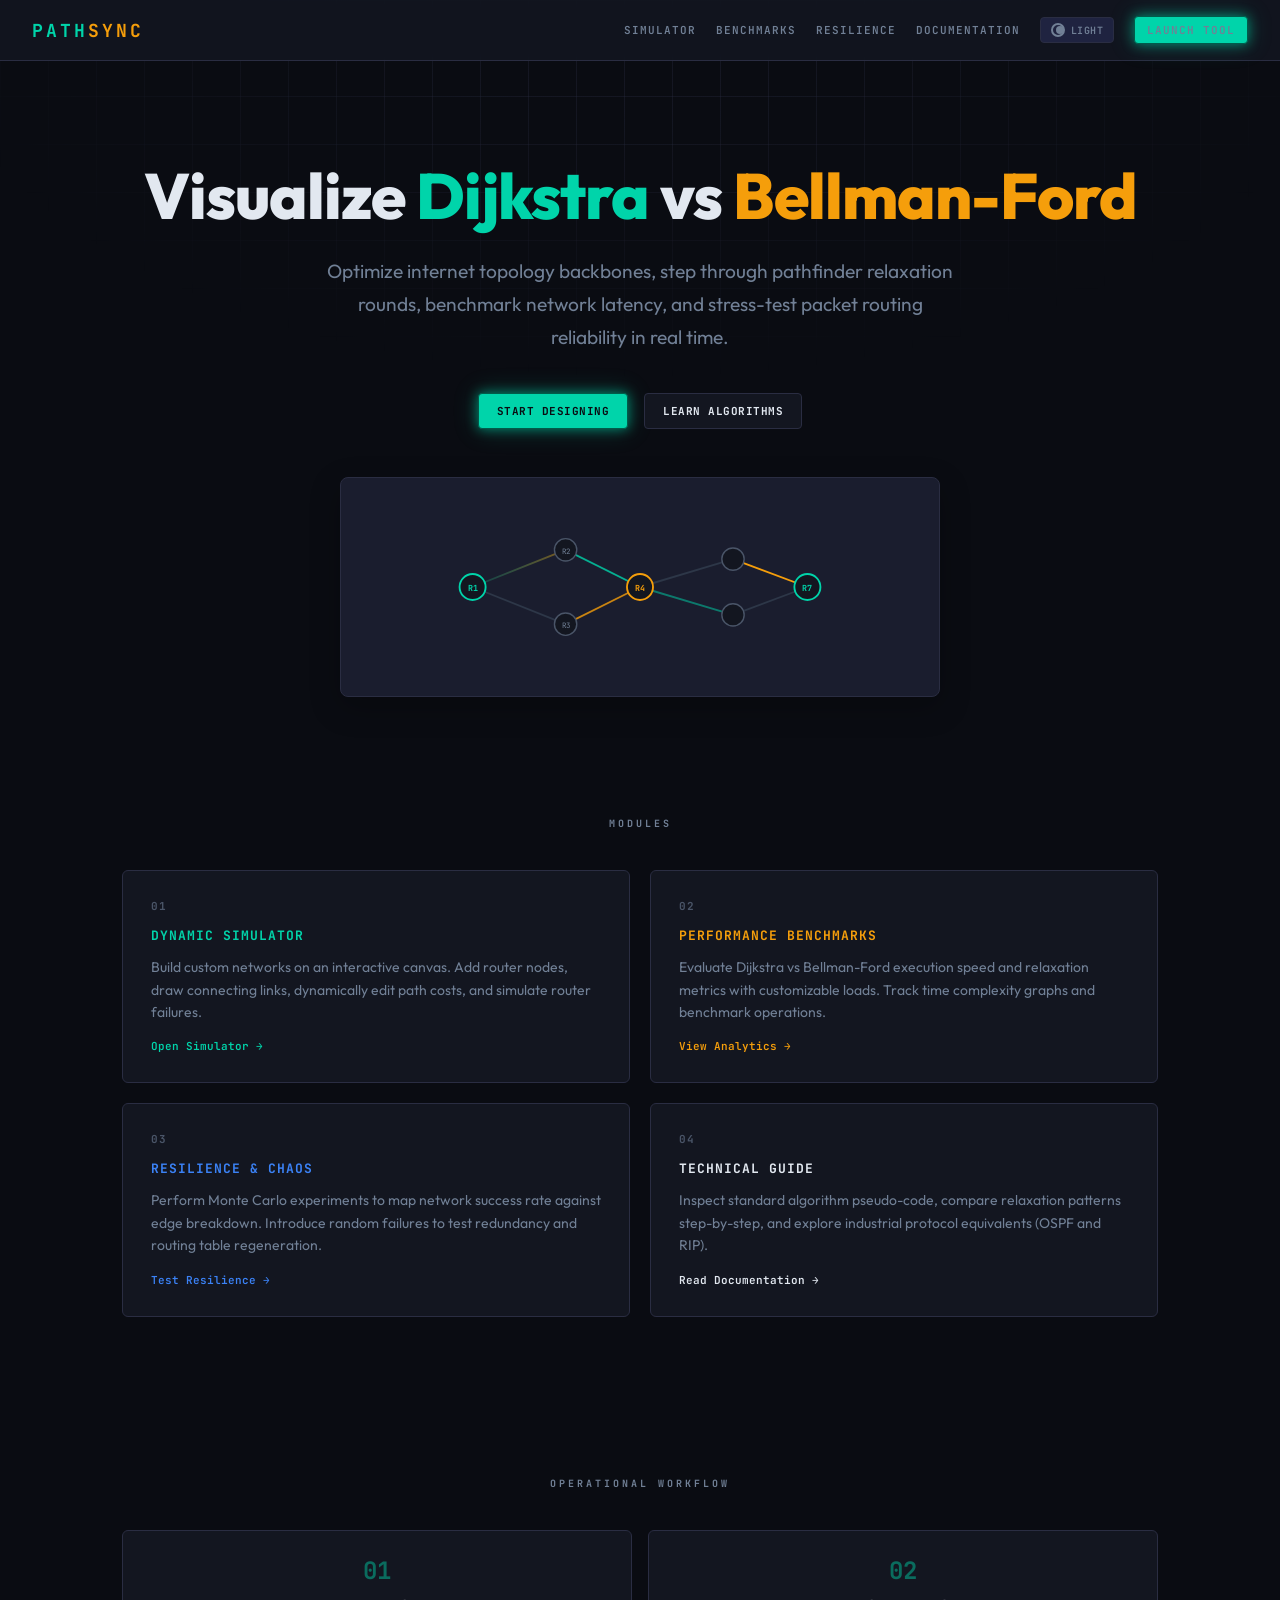
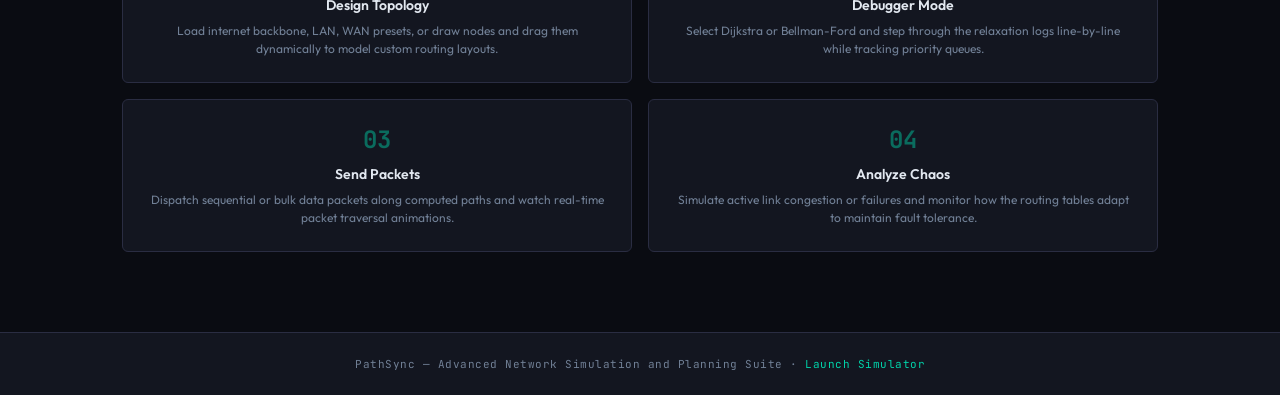
<file: PathSync/index.html>
<!DOCTYPE html>
<html lang="en">
<head>
  <meta charset="UTF-8">
  <meta name="viewport" content="width=device-width, initial-scale=1.0">
  <title>PathSync — Enterprise Network Routing Simulation & Analytics</title>
  <link href="https://fonts.googleapis.com/css2?family=JetBrains+Mono:wght@400;600;700&family=Outfit:wght@300;400;500;600;700;800&display=swap" rel="stylesheet">
  <link rel="stylesheet" href="theme.css">
  <script>(function(){var t=localStorage.getItem('netroute-theme')||'dark';document.documentElement.setAttribute('data-theme',t);})();</script>
  <script src="theme.js" defer></script>
  <style>
    body {
      overflow-x: hidden;
      position: relative;
    }
    
    .hero {
      position: relative;
      z-index: 1;
      max-width: 1100px;
      margin: 0 auto;
      padding: 100px 32px 60px;
      text-align: center;
    }
    
    .hero-badge {
      display: inline-flex;
      align-items: center;
      gap: 8px;
      font-family: var(--mono);
      font-size: 10px;
      font-weight: 600;
      letter-spacing: 2px;
      text-transform: uppercase;
      color: var(--dijk);
      border: 1px solid var(--dijk-dim);
      background: color-mix(in srgb, var(--dijk) 10%, transparent);
      padding: 6px 14px;
      border-radius: 4px;
      margin-bottom: 28px;
    }
    
    .hero-badge .dot {
      width: 6px; height: 6px;
      border-radius: 50%;
      background: var(--dijk);
      box-shadow: var(--glow-dijk);
    }
    
    .hero h1 {
      font-size: clamp(2.5rem, 6vw, 4rem);
      font-weight: 800;
      line-height: 1.1;
      margin-bottom: 24px;
      letter-spacing: -1px;
    }
    
    .hero h1 .dijk { color: var(--dijk); }
    .hero h1 .bell { color: var(--bell); }
    
    .hero p {
      font-size: 1.2rem;
      color: var(--text-muted);
      max-width: 640px;
      margin: 0 auto 40px;
      line-height: 1.7;
    }
    
    .cta-row {
      display: flex;
      flex-wrap: wrap;
      gap: 16px;
      justify-content: center;
      align-items: center;
      margin-bottom: 48px;
    }
    
    .hero-visual {
      margin: 40px auto 0;
      max-width: 600px;
      height: 220px;
      background: var(--surface2);
      border: 1px solid var(--border);
      border-radius: 8px;
      padding: 16px;
      box-shadow: 0 10px 30px rgba(0,0,0,0.25);
    }
    
    .hero-visual svg { width: 100%; height: 100%; }
    .hero-visual .node-fill { fill: var(--node-fill); }
    .hero-visual .edge-muted { stroke: var(--edge-idle); }
    .hero-visual .label-muted { fill: var(--text-muted); }
    
    section {
      position: relative;
      z-index: 1;
      max-width: 1100px;
      margin: 0 auto;
      padding: 60px 32px 80px;
    }
    
    .section-label {
      font-family: var(--mono);
      font-size: 10px;
      font-weight: 700;
      letter-spacing: 3px;
      text-transform: uppercase;
      color: var(--text-muted);
      text-align: center;
      margin-bottom: 40px;
    }
    
    .features {
      display: grid;
      grid-template-columns: repeat(2, 1fr);
      gap: 20px;
      margin-bottom: 20px;
    }
    
    .feature-card {
      background: var(--surface);
      border: 1px solid var(--border);
      border-radius: 6px;
      padding: 28px;
      transition: border-color 0.2s, transform 0.2s;
    }
    
    .feature-card:hover {
      border-color: var(--text-dim);
      transform: translateY(-2px);
    }
    
    .feature-card h3 {
      font-family: var(--mono);
      font-size: 13px;
      font-weight: 700;
      letter-spacing: 1px;
      text-transform: uppercase;
      margin-bottom: 12px;
    }
    
    .feature-card h3.dijk { color: var(--dijk); }
    .feature-card h3.bell { color: var(--bell); }
    .feature-card h3.diag { color: var(--frontier); }
    
    .feature-card p {
      font-size: 14px;
      color: var(--text-muted);
      line-height: 1.6;
    }
    
    .steps {
      display: grid;
      grid-template-columns: repeat(2, 1fr);
      gap: 16px;
    }
    
    .step {
      background: var(--surface);
      border: 1px solid var(--border);
      border-radius: 6px;
      padding: 24px;
      text-align: center;
    }
    
    .step-num {
      font-family: var(--mono);
      font-size: 24px;
      font-weight: 700;
      color: var(--dijk);
      opacity: 0.45;
      margin-bottom: 10px;
    }
    
    .step h4 {
      font-size: 14px;
      font-weight: 600;
      margin-bottom: 8px;
    }
    
    .step p {
      font-size: 12px;
      color: var(--text-muted);
      line-height: 1.5;
    }
    
    /* PRICING SECTION Mockup */
    .pricing-grid {
      display: grid;
      grid-template-columns: repeat(auto-fit, minmax(280px, 1fr));
      gap: 20px;
      margin-top: 20px;
    }
    .pricing-card {
      border: 1px solid var(--border);
      background: var(--surface);
      border-radius: 8px;
      padding: 32px;
      text-align: center;
      transition: border-color 0.2s;
    }
    .pricing-card.premium {
      border-color: var(--dijk);
      box-shadow: 0 4px 20px rgba(0,212,170,0.08);
    }
    .pricing-card h3 {
      font-family: var(--mono);
      font-size: 14px;
      letter-spacing: 2px;
      text-transform: uppercase;
      margin-bottom: 8px;
    }
    .pricing-price {
      font-size: 32px;
      font-weight: 800;
      margin-bottom: 16px;
    }
    .pricing-price span {
      font-size: 14px;
      font-weight: 400;
      color: var(--text-muted);
    }
    .pricing-features {
      list-style: none;
      padding: 0;
      margin: 24px 0;
      text-align: left;
      font-size: 13px;
      color: var(--text-muted);
    }
    .pricing-features li {
      margin-bottom: 8px;
      display: flex;
      align-items: center;
      gap: 8px;
    }
    .pricing-features li::before {
      content: '✓';
      color: var(--dijk);
      font-weight: bold;
    }
    
    [data-theme="light"] .btn-primary {
      color: #ffffff;
    }
    
    @media (max-width: 768px) {
      nav { padding: 14px 20px; }
      nav .nav-links a.nav-text { display: none; }
      .hero { padding: 64px 20px 40px; }
      section { padding: 40px 20px; }
      .features { grid-template-columns: 1fr; }
      .steps { grid-template-columns: 1fr; }
    }
  </style>
</head>
<body>

<div class="grid-bg" aria-hidden="true"></div>

<!-- NAVIGATION -->
<nav>
  <a href="index.html" class="logo">PATH<span>SYNC</span></a>
  <div class="nav-links">
    <a href="simulator.html" class="nav-text">Simulator</a>
    <a href="analytics.html" class="nav-text">Benchmarks</a>
    <a href="diagnostics.html" class="nav-text">Resilience</a>
    <a href="docs.html" class="nav-text">Documentation</a>
    <button type="button" class="theme-toggle" data-theme-toggle aria-label="Toggle theme">
      <span class="theme-toggle-icon" aria-hidden="true"></span>
      <span class="theme-toggle-label">Light</span>
    </button>
    <a href="simulator.html" class="btn btn-primary btn-sm">Launch Tool</a>
  </div>
</nav>

<!-- HERO SECTION -->
<main class="hero">
  <h1>Visualize <span class="dijk">Dijkstra</span> vs <span class="bell">Bellman-Ford</span></h1>
  <p>
    Optimize internet topology backbones, step through pathfinder relaxation rounds,
    benchmark network latency, and stress-test packet routing reliability in real time.
  </p>
  <div class="cta-row">
    <a href="simulator.html" class="btn btn-primary">Start Designing</a>
    <a href="docs.html" class="btn btn-secondary">Learn Algorithms</a>
  </div>

  <div class="hero-visual" aria-hidden="true">
    <svg viewBox="0 0 520 200">
      <defs>
        <linearGradient id="edgeGrad" x1="0%" y1="0%" x2="100%" y2="0%">
          <stop offset="0%" stop-color="var(--dijk)" stop-opacity="0.3"/>
          <stop offset="100%" stop-color="var(--bell)" stop-opacity="0.8"/>
        </linearGradient>
      </defs>
      <line x1="80" y1="100" x2="180" y2="60" stroke="url(#edgeGrad)" stroke-width="2" opacity="0.6"/>
      <line x1="80" y1="100" x2="180" y2="140" class="edge-muted" stroke-width="2"/>
      <line x1="180" y1="60" x2="260" y2="100" stroke="var(--dijk)" stroke-width="2" opacity="0.8"/>
      <line x1="180" y1="140" x2="260" y2="100" stroke="var(--bell)" stroke-width="2" opacity="0.8"/>
      <line x1="260" y1="100" x2="360" y2="70" class="edge-muted" stroke-width="2"/>
      <line x1="260" y1="100" x2="360" y2="130" stroke="var(--dijk)" stroke-width="2" opacity="0.5"/>
      <line x1="360" y1="70" x2="440" y2="100" stroke="var(--bell)" stroke-width="2"/>
      <line x1="360" y1="130" x2="440" y2="100" class="edge-muted" stroke-width="2"/>
      <circle cx="80" cy="100" r="14" class="node-fill" stroke="var(--dijk)" stroke-width="2"/>
      <text x="80" y="104" text-anchor="middle" fill="var(--dijk)" font-family="JetBrains Mono" font-size="9" font-weight="700">R1</text>
      <circle cx="180" cy="60" r="12" class="node-fill" stroke="var(--neutral)" stroke-width="1.5"/>
      <text x="180" y="64" text-anchor="middle" class="label-muted" font-family="JetBrains Mono" font-size="8">R2</text>
      <circle cx="180" cy="140" r="12" class="node-fill" stroke="var(--neutral)" stroke-width="1.5"/>
      <text x="180" y="144" text-anchor="middle" class="label-muted" font-family="JetBrains Mono" font-size="8">R3</text>
      <circle cx="260" cy="100" r="14" class="node-fill" stroke="var(--bell)" stroke-width="2"/>
      <text x="260" y="104" text-anchor="middle" fill="var(--bell)" font-family="JetBrains Mono" font-size="9" font-weight="700">R4</text>
      <circle cx="360" cy="70" r="12" class="node-fill" stroke="var(--neutral)" stroke-width="1.5"/>
      <circle cx="360" cy="130" r="12" class="node-fill" stroke="var(--neutral)" stroke-width="1.5"/>
      <circle cx="440" cy="100" r="14" class="node-fill" stroke="var(--dijk)" stroke-width="2"/>
      <text x="440" y="104" text-anchor="middle" fill="var(--dijk)" font-family="JetBrains Mono" font-size="9" font-weight="700">R7</text>
    </svg>
  </div>
</main>

<!-- FEATURES GRID -->
<section id="features">
  <div class="section-label">Modules</div>
  <div class="features">
    <article class="feature-card">
      <div class="feature-index">01</div>
      <h3 class="dijk">Dynamic Simulator</h3>
      <p>Build custom networks on an interactive canvas. Add router nodes, draw connecting links, dynamically edit path costs, and simulate router failures.</p>
      <a href="simulator.html" style="font-family:var(--mono); font-size:11px; color:var(--dijk); text-decoration:none; margin-top:16px; display:inline-block; font-weight:600">Open Simulator →</a>
    </article>
    <article class="feature-card">
      <div class="feature-index">02</div>
      <h3 class="bell">Performance Benchmarks</h3>
      <p>Evaluate Dijkstra vs Bellman-Ford execution speed and relaxation metrics with customizable loads. Track time complexity graphs and benchmark operations.</p>
      <a href="analytics.html" style="font-family:var(--mono); font-size:11px; color:var(--bell); text-decoration:none; margin-top:16px; display:inline-block; font-weight:600">View Analytics →</a>
    </article>
    <article class="feature-card">
      <div class="feature-index">03</div>
      <h3 class="diag">Resilience &amp; Chaos</h3>
      <p>Perform Monte Carlo experiments to map network success rate against edge breakdown. Introduce random failures to test redundancy and routing table regeneration.</p>
      <a href="diagnostics.html" style="font-family:var(--mono); font-size:11px; color:var(--frontier); text-decoration:none; margin-top:16px; display:inline-block; font-weight:600">Test Resilience →</a>
    </article>
    <article class="feature-card">
      <div class="feature-index">04</div>
      <h3>Technical Guide</h3>
      <p>Inspect standard algorithm pseudo-code, compare relaxation patterns step-by-step, and explore industrial protocol equivalents (OSPF and RIP).</p>
      <a href="docs.html" style="font-family:var(--mono); font-size:11px; color:var(--text); text-decoration:none; margin-top:16px; display:inline-block; font-weight:600">Read Documentation →</a>
    </article>
  </div>
</section>

<!-- WORKFLOW SECTION -->
<section id="how">
  <div class="section-label">Operational Workflow</div>
  <div class="steps">
    <div class="step">
      <div class="step-num">01</div>
      <h4>Design Topology</h4>
      <p>Load internet backbone, LAN, WAN presets, or draw nodes and drag them dynamically to model custom routing layouts.</p>
    </div>
    <div class="step">
      <div class="step-num">02</div>
      <h4>Debugger Mode</h4>
      <p>Select Dijkstra or Bellman-Ford and step through the relaxation logs line-by-line while tracking priority queues.</p>
    </div>
    <div class="step">
      <div class="step-num">03</div>
      <h4>Send Packets</h4>
      <p>Dispatch sequential or bulk data packets along computed paths and watch real-time packet traversal animations.</p>
    </div>
    <div class="step">
      <div class="step-num">04</div>
      <h4>Analyze Chaos</h4>
      <p>Simulate active link congestion or failures and monitor how the routing tables adapt to maintain fault tolerance.</p>
    </div>
  </div>
</section>

<!-- FOOTER -->
<footer>
  PathSync — Advanced Network Simulation and Planning Suite ·
  <a href="simulator.html">Launch Simulator</a>
</footer>

</body>
</html>
</file>
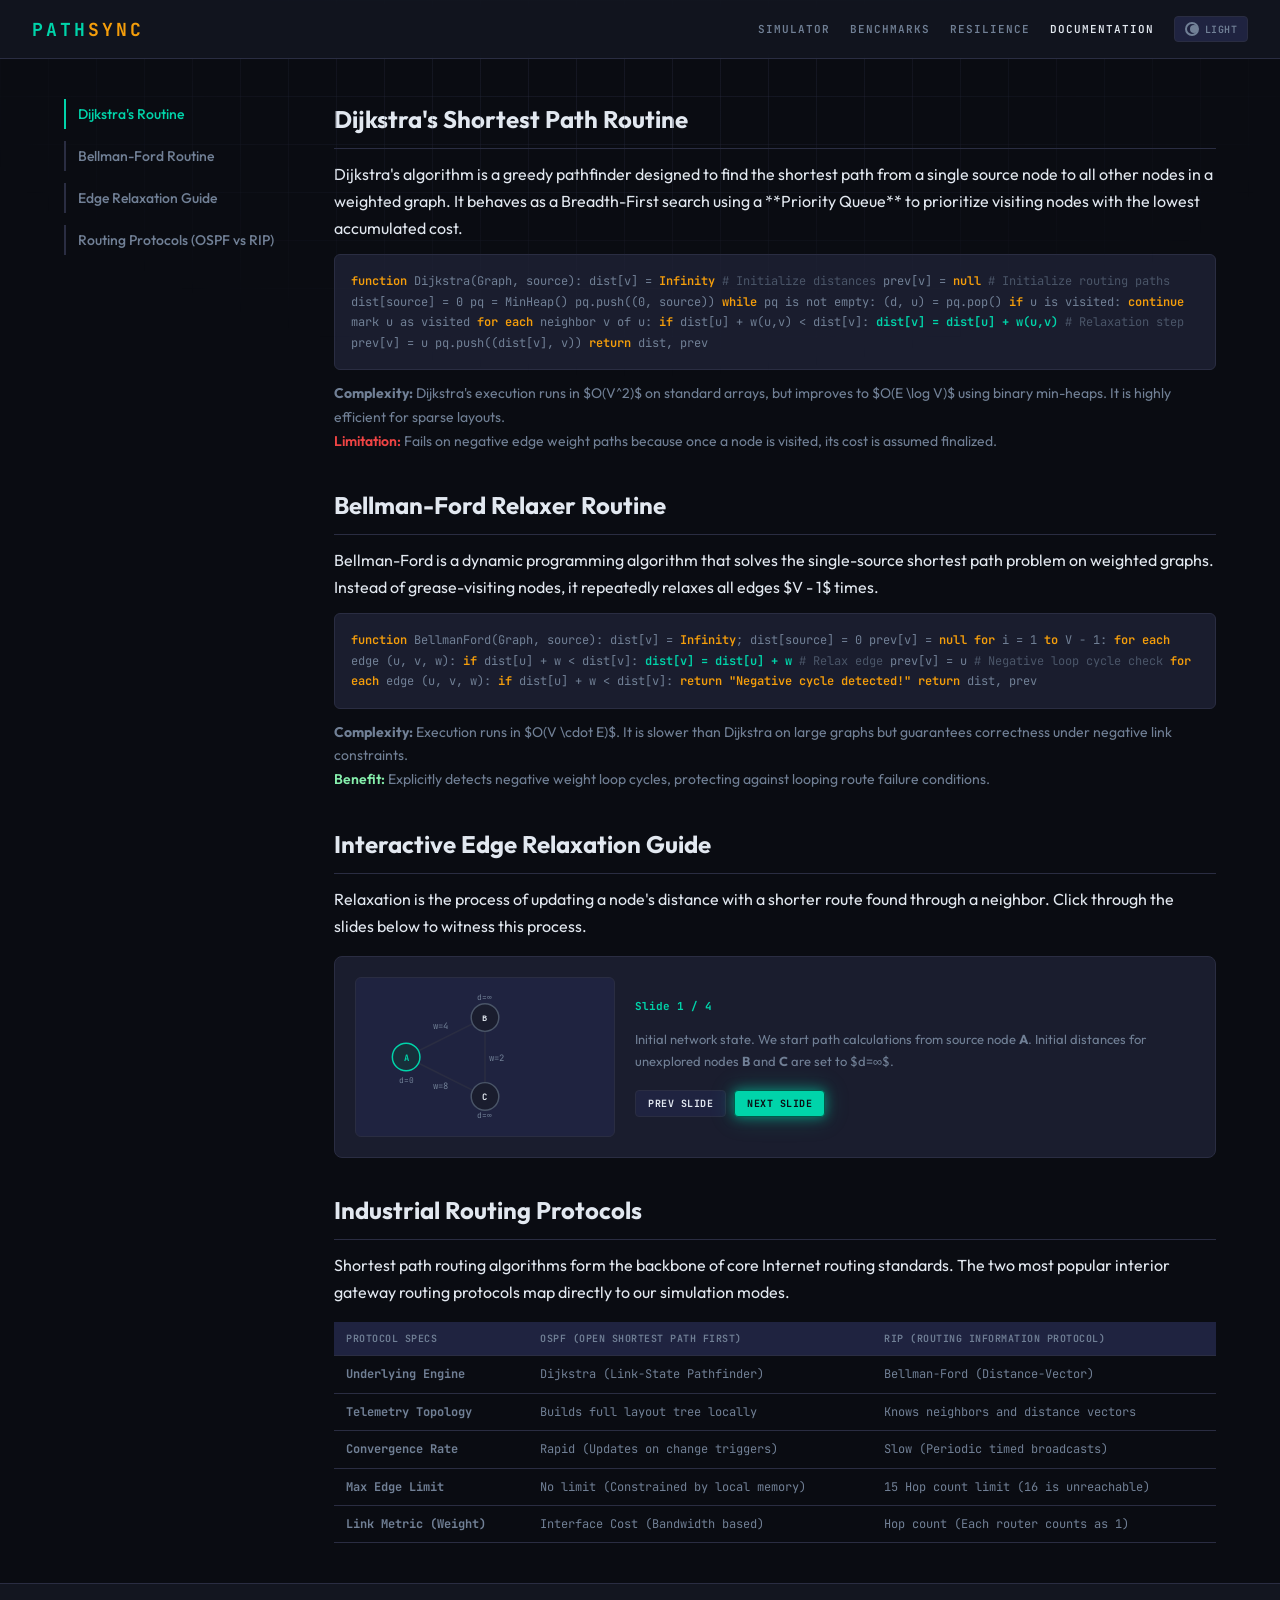
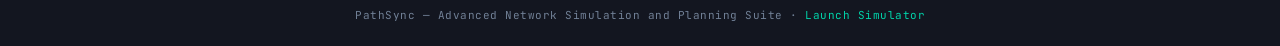
<file: PathSync/docs.html>
<!DOCTYPE html>
<html lang="en">
<head>
  <meta charset="UTF-8">
  <meta name="viewport" content="width=device-width, initial-scale=1.0">
  <title>PathSync — Technical Documentation & Pathfinder Theory</title>
  <link href="https://fonts.googleapis.com/css2?family=JetBrains+Mono:wght@400;600;700&family=Outfit:wght@300;400;500;600;700;800&display=swap" rel="stylesheet">
  <link rel="stylesheet" href="theme.css">
  <script>(function(){var t=localStorage.getItem('netroute-theme')||'dark';document.documentElement.setAttribute('data-theme',t);})();</script>
  <script src="theme.js" defer></script>
  <style>
    .docs-grid {
      display: grid;
      grid-template-columns: 240px 1fr;
      gap: 30px;
      margin: 40px auto;
    }
    
    .docs-sidebar {
      position: sticky;
      top: 20px;
      height: fit-content;
      display: flex;
      flex-direction: column;
      gap: 12px;
    }
    
    .docs-sidebar a {
      font-family: var(--sans);
      font-size: 14px;
      font-weight: 500;
      color: var(--text-muted);
      text-decoration: none;
      transition: color 0.15s;
      padding: 6px 12px;
      border-left: 2px solid var(--border);
    }
    
    .docs-sidebar a:hover,
    .docs-sidebar a.active {
      color: var(--dijk);
      border-left-color: var(--dijk);
    }
    
    .docs-content {
      display: flex;
      flex-direction: column;
      gap: 32px;
      line-height: 1.7;
    }
    
    .docs-section h2 {
      font-family: var(--sans);
      font-size: 24px;
      font-weight: 700;
      margin-bottom: 12px;
      border-bottom: 1px solid var(--border);
      padding-bottom: 8px;
    }
    
    .code-block {
      background: var(--surface2);
      border: 1px solid var(--border);
      border-radius: 6px;
      padding: 16px;
      font-family: var(--mono);
      font-size: 12px;
      overflow-x: auto;
      margin: 12px 0;
      color: var(--text-muted);
    }
    .code-block .keyword { color: var(--bell); font-weight: 600; }
    .code-block .comment { color: var(--text-dim); }
    .code-block .highlight { color: var(--dijk); font-weight: 600; }
    
    .relax-deck {
      display: grid;
      grid-template-columns: 260px 1fr;
      gap: 20px;
      background: var(--surface2);
      border: 1px solid var(--border);
      border-radius: 8px;
      padding: 20px;
      margin-top: 16px;
      align-items: center;
    }
    
    .relax-visual {
      height: 160px;
      background: var(--surface3);
      border-radius: 6px;
      border: 1px solid var(--border);
      padding: 10px;
    }
    .relax-visual svg { width:100%; height:100%; }
    .relax-visual .node-circle { fill: var(--surface2); stroke: var(--neutral); stroke-width: 1.5; }
    .relax-visual .node-circle.active { stroke: var(--dijk); fill: color-mix(in srgb, var(--dijk) 10%, var(--surface2)); }
    .relax-visual .edge-line.active { stroke: var(--dijk); stroke-width: 2.5; }
    
    .relax-details {
      display: flex;
      flex-direction: column;
      gap: 12px;
    }
    
    .relax-caption {
      font-size: 13px;
      color: var(--text-muted);
      min-height: 50px;
    }

    .comparison-table-wrap {
      margin-top: 16px;
      overflow-x: auto;
    }

    @media (max-width: 800px) {
      .docs-grid { grid-template-columns: 1fr; }
      .docs-sidebar { display: none; }
      .relax-deck { grid-template-columns: 1fr; }
    }
  </style>
</head>
<body>

<div class="grid-bg" aria-hidden="true"></div>

<!-- NAVIGATION -->
<nav>
  <a href="index.html" class="logo">PATH<span>SYNC</span></a>
  <div class="nav-links">
    <a href="simulator.html">Simulator</a>
    <a href="analytics.html">Benchmarks</a>
    <a href="diagnostics.html">Resilience</a>
    <a href="docs.html" class="active">Documentation</a>
    <button type="button" class="theme-toggle" data-theme-toggle aria-label="Toggle theme">
      <span class="theme-toggle-icon" aria-hidden="true"></span>
      <span class="theme-toggle-label">Light</span>
    </button>
  </div>
</nav>

<div class="container">
  <div class="docs-grid">
    
    <!-- SIDEBAR NAV -->
    <aside class="docs-sidebar">
      <a href="#dijkstra-theory" class="active" onclick="activateLink(this)">Dijkstra's Routine</a>
      <a href="#bellman-theory" onclick="activateLink(this)">Bellman-Ford Routine</a>
      <a href="#edge-relaxation" onclick="activateLink(this)">Edge Relaxation Guide</a>
      <a href="#protocols" onclick="activateLink(this)">Routing Protocols (OSPF vs RIP)</a>
    </aside>
    
    <!-- MAIN DOCUMENTATION -->
    <main class="docs-content">
      
      <!-- DIJKSTRA'S ALGORITHM -->
      <section id="dijkstra-theory" class="docs-section">
        <h2>Dijkstra's Shortest Path Routine</h2>
        <p>
          Dijkstra's algorithm is a greedy pathfinder designed to find the shortest path from a single source node to all other nodes in a weighted graph.
          It behaves as a Breadth-First search using a **Priority Queue** to prioritize visiting nodes with the lowest accumulated cost.
        </p>
        <div class="code-block">
<span class="keyword">function</span> Dijkstra(Graph, source):
    dist[v] = <span class="keyword">Infinity</span> <span class="comment"># Initialize distances</span>
    prev[v] = <span class="keyword">null</span>     <span class="comment"># Initialize routing paths</span>
    dist[source] = 0
    
    pq = MinHeap()
    pq.push((0, source))
    
    <span class="keyword">while</span> pq is not empty:
        (d, u) = pq.pop()
        <span class="keyword">if</span> u is visited: <span class="keyword">continue</span>
        mark u as visited
        
        <span class="keyword">for each</span> neighbor v of u:
            <span class="keyword">if</span> dist[u] + w(u,v) &lt; dist[v]:
                <span class="highlight">dist[v] = dist[u] + w(u,v)</span> <span class="comment"># Relaxation step</span>
                prev[v] = u
                pq.push((dist[v], v))
                
    <span class="keyword">return</span> dist, prev
        </div>
        <p style="font-size:14px; color:var(--text-muted);">
          <strong>Complexity:</strong> Dijkstra's execution runs in $O(V^2)$ on standard arrays, but improves to $O(E \log V)$ using binary min-heaps. It is highly efficient for sparse layouts.
          <br>
          <span style="color:var(--fail-color); font-weight:600;">Limitation:</span> Fails on negative edge weight paths because once a node is visited, its cost is assumed finalized.
        </p>
      </section>

      <!-- BELLMAN-FORD ALGORITHM -->
      <section id="bellman-theory" class="docs-section">
        <h2>Bellman-Ford Relaxer Routine</h2>
        <p>
          Bellman-Ford is a dynamic programming algorithm that solves the single-source shortest path problem on weighted graphs.
          Instead of grease-visiting nodes, it repeatedly relaxes all edges $V - 1$ times.
        </p>
        <div class="code-block">
<span class="keyword">function</span> BellmanFord(Graph, source):
    dist[v] = <span class="keyword">Infinity</span>; dist[source] = 0
    prev[v] = <span class="keyword">null</span>
    
    <span class="keyword">for</span> i = 1 <span class="keyword">to</span> V - 1:
        <span class="keyword">for each</span> edge (u, v, w):
            <span class="keyword">if</span> dist[u] + w &lt; dist[v]:
                <span class="highlight">dist[v] = dist[u] + w</span> <span class="comment"># Relax edge</span>
                prev[v] = u
                
    <span class="comment"># Negative loop cycle check</span>
    <span class="keyword">for each</span> edge (u, v, w):
        <span class="keyword">if</span> dist[u] + w &lt; dist[v]:
            <span class="keyword">return</span> <span class="keyword">"Negative cycle detected!"</span>
            
    <span class="keyword">return</span> dist, prev
        </div>
        <p style="font-size:14px; color:var(--text-muted);">
          <strong>Complexity:</strong> Execution runs in $O(V \cdot E)$. It is slower than Dijkstra on large graphs but guarantees correctness under negative link constraints.
          <br>
          <span style="color:var(--success); font-weight:600;">Benefit:</span> Explicitly detects negative weight loop cycles, protecting against looping route failure conditions.
        </p>
      </section>

      <!-- EDGE RELAXATION INTERACTIVE -->
      <section id="edge-relaxation" class="docs-section">
        <h2>Interactive Edge Relaxation Guide</h2>
        <p>
          Relaxation is the process of updating a node's distance with a shorter route found through a neighbor.
          Click through the slides below to witness this process.
        </p>
        
        <div class="relax-deck">
          <div class="relax-visual">
            <svg viewBox="0 0 240 140">
              <!-- Edge Lines -->
              <line id="edge-ab" x1="40" y1="70" x2="120" y2="30" stroke="var(--border)" stroke-width="1.5"/>
              <line id="edge-ac" x1="40" y1="70" x2="120" y2="110" stroke="var(--border)" stroke-width="1.5"/>
              <line id="edge-bc" x1="120" y1="30" x2="120" y2="110" stroke="var(--border)" stroke-width="1.5"/>
              
              <!-- Edge Weights -->
              <text x="75" y="42" font-family="JetBrains Mono" font-size="9" fill="var(--text-muted)" text-anchor="middle">w=4</text>
              <text x="75" y="102" font-family="JetBrains Mono" font-size="9" fill="var(--text-muted)" text-anchor="middle">w=8</text>
              <text x="132" y="74" font-family="JetBrains Mono" font-size="9" fill="var(--text-muted)" text-anchor="middle">w=2</text>
              
              <!-- Nodes -->
              <circle id="node-a" cx="40" cy="70" r="14" class="node-circle active"/>
              <text x="40" y="74" font-family="JetBrains Mono" font-size="9" font-weight="700" fill="var(--dijk)" text-anchor="middle">A</text>
              <text id="dist-a" x="40" y="96" font-family="JetBrains Mono" font-size="8" fill="var(--text-muted)" text-anchor="middle">d=0</text>
              
              <circle id="node-b" cx="120" cy="30" r="14" class="node-circle"/>
              <text x="120" y="34" font-family="JetBrains Mono" font-size="9" font-weight="700" fill="var(--text)" text-anchor="middle">B</text>
              <text id="dist-b" x="120" y="12" font-family="JetBrains Mono" font-size="8" fill="var(--text-muted)" text-anchor="middle">d=∞</text>
              
              <circle id="node-c" cx="120" cy="110" r="14" class="node-circle"/>
              <text x="120" y="114" font-family="JetBrains Mono" font-size="9" font-weight="700" fill="var(--text)" text-anchor="middle">C</text>
              <text id="dist-c" x="120" y="132" font-family="JetBrains Mono" font-size="8" fill="var(--text-muted)" text-anchor="middle">d=∞</text>
            </svg>
          </div>
          
          <div class="relax-details">
            <div style="font-family:var(--mono); font-size:11px; font-weight:700; color:var(--dijk);" id="slide-num">Slide 1 / 4</div>
            <div class="relax-caption" id="slide-caption">
              Initial network state. We start path calculations from source node <strong>A</strong>. Initial distances for unexplored nodes <strong>B</strong> and <strong>C</strong> are set to $d=∞$.
            </div>
            <div style="display:flex; gap:8px;">
              <button class="btn btn-sm" onclick="relaxPrevStep()">Prev Slide</button>
              <button class="btn btn-primary btn-sm" onclick="relaxNextStep()">Next Slide</button>
            </div>
          </div>
        </div>
      </section>

      <!-- INDUSTRIAL PROTOCOLS comparison -->
      <section id="protocols" class="docs-section">
        <h2>Industrial Routing Protocols</h2>
        <p>
          Shortest path routing algorithms form the backbone of core Internet routing standards. 
          The two most popular interior gateway routing protocols map directly to our simulation modes.
        </p>

        <div class="comparison-table-wrap">
          <table>
            <thead>
              <tr>
                <th>Protocol Specs</th>
                <th>OSPF (Open Shortest Path First)</th>
                <th>RIP (Routing Information Protocol)</th>
              </tr>
            </thead>
            <tbody>
              <tr>
                <td><strong>Underlying Engine</strong></td>
                <td>Dijkstra (Link-State Pathfinder)</td>
                <td>Bellman-Ford (Distance-Vector)</td>
              </tr>
              <tr>
                <td><strong>Telemetry Topology</strong></td>
                <td>Builds full layout tree locally</td>
                <td>Knows neighbors and distance vectors</td>
              </tr>
              <tr>
                <td><strong>Convergence Rate</strong></td>
                <td>Rapid (Updates on change triggers)</td>
                <td>Slow (Periodic timed broadcasts)</td>
              </tr>
              <tr>
                <td><strong>Max Edge Limit</strong></td>
                <td>No limit (Constrained by local memory)</td>
                <td>15 Hop count limit (16 is unreachable)</td>
              </tr>
              <tr>
                <td><strong>Link Metric (Weight)</strong></td>
                <td>Interface Cost (Bandwidth based)</td>
                <td>Hop count (Each router counts as 1)</td>
              </tr>
            </tbody>
          </table>
        </div>
      </section>

    </main>
  </div>
</div>

<!-- FOOTER -->
<footer>
  PathSync — Advanced Network Simulation and Planning Suite ·
  <a href="simulator.html">Launch Simulator</a>
</footer>

<script>
  function activateLink(link) {
    document.querySelectorAll('.docs-sidebar a').forEach(a => a.classList.remove('active'));
    link.classList.add('active');
  }

  // Interactive Edge Relaxation Slide Deck
  let currentSlide = 1;
  const totalSlides = 4;

  const slidesData = [
    {
      num: "Slide 1 / 4",
      caption: "Initial network state. We start path calculations from source node <strong>A</strong>. Initial distances for unexplored nodes <strong>B</strong> and <strong>C</strong> are set to $d=∞$.",
      nodes: { a: 'active', b: '', c: '' },
      dists: { a: 'd=0', b: 'd=∞', c: 'd=∞' },
      edges: { ab: '', ac: '', bc: '' }
    },
    {
      num: "Slide 2 / 4",
      caption: "Probing link <strong>A→B</strong> (cost=4). Since $d(A) + w(A,B) = 4 < d(B)$, node <strong>B</strong>'s path cost relaxes from $∞$ to $4$.",
      nodes: { a: 'active', b: 'active', c: '' },
      dists: { a: 'd=0', b: 'd=4', c: 'd=∞' },
      edges: { ab: 'active', ac: '', bc: '' }
    },
    {
      num: "Slide 3 / 4",
      caption: "Probing link <strong>A→C</strong> (cost=8). Since $d(A) + w(A,C) = 8 < d(C)$, node <strong>C</strong> relaxes from $∞$ to $8$. Paths verified so far: A→B (4) and A→C (8).",
      nodes: { a: 'active', b: 'active', c: 'active' },
      dists: { a: 'd=0', b: 'd=4', c: 'd=8' },
      edges: { ab: '', ac: 'active', bc: '' }
    },
    {
      num: "Slide 4 / 4",
      caption: "Visiting node <strong>B</strong> (dist=4) and probing path <strong>B→C</strong> (cost=2). Since $d(B) + w(B,C) = 6 < d(C)$, node <strong>C</strong> relaxes from $8$ to $6$. Optimal path to C is A→B→C.",
      nodes: { a: 'active', b: 'active', c: 'active' },
      dists: { a: 'd=0', b: 'd=4', c: 'd=6' },
      edges: { ab: '', ac: '', bc: 'active' }
    }
  ];

  function renderRelaxDeck() {
    const data = slidesData[currentSlide - 1];
    
    // Slide metadata
    document.getElementById('slide-num').innerText = data.num;
    document.getElementById('slide-caption').innerHTML = data.caption;
    
    // Nodes classes
    document.getElementById('node-a').className.baseVal = 'node-circle ' + data.nodes.a;
    document.getElementById('node-b').className.baseVal = 'node-circle ' + data.nodes.b;
    document.getElementById('node-c').className.baseVal = 'node-circle ' + data.nodes.c;
    
    // Distances values
    document.getElementById('dist-a').textContent = data.dists.a;
    document.getElementById('dist-b').textContent = data.dists.b;
    document.getElementById('dist-c').textContent = data.dists.c;
    
    // Edge classes
    document.getElementById('edge-ab').className.baseVal = 'edge-line ' + data.edges.ab;
    document.getElementById('edge-ac').className.baseVal = 'edge-line ' + data.edges.ac;
    document.getElementById('edge-bc').className.baseVal = 'edge-line ' + data.edges.bc;
  }

  function relaxNextStep() {
    if (currentSlide < totalSlides) {
      currentSlide++;
      renderRelaxDeck();
    }
  }

  function relaxPrevStep() {
    if (currentSlide > 1) {
      currentSlide--;
      renderRelaxDeck();
    }
  }
</script>
</body>
</html>
</file>
<file: PathSync/theme.css>
/* NetRoute — shared dark / light theme */
:root,
[data-theme="dark"] {
  color-scheme: dark;
  --bg: #0a0c12;
  --surface: #131620;
  --surface2: #1a1d2e;
  --surface3: #1f2340;
  --border: #2a2d42;
  --dijk: #00d4aa;
  --dijk-dim: #005c4a;
  --bell: #f59e0b;
  --bell-dim: #7c5203;
  --neutral: #4a5568;
  --frontier: #3b82f6;
  --dest: #a78bfa;
  --path-color: #ffffff;
  --fail-color: #ef4444;
  --success: #86efac;
  --warn: #fbbf24;
  --text: #e2e8f0;
  --text-muted: #718096;
  --text-dim: #4a5568;
  --chart-grid: #1f2340;
  --chart-tick: #718096;
  --node-fill: #131620;
  --node-stroke-idle: #2d3748;
  --edge-idle: #2d3748;
  --edge-label: #718096;
  --svg-marker: #4a5568;
  --nav-bg: rgba(19, 22, 32, 0.88);
  --grid-line: rgba(42, 45, 66, 0.35);
  --glow-dijk: 0 0 12px #00d4aa88, 0 0 24px #00d4aa44;
  --glow-bell: 0 0 12px #f59e0b88, 0 0 24px #f59e0b44;
  --btn-primary-text: #0a0c12;
  --danger-bg: #7f1d1d44;
  --danger-border: #7f1d1d;
  --compare-accent: #a78bfa;
  --compare-bg: #2e1065;
  --compare-border: #4c1d95;
  --mono: 'JetBrains Mono', monospace;
  --sans: 'Outfit', sans-serif;
}

[data-theme="light"] {
  color-scheme: light;
  --bg: #f1f5f9;
  --surface: #ffffff;
  --surface2: #f8fafc;
  --surface3: #e2e8f0;
  --border: #cbd5e1;
  --dijk: #059669;
  --dijk-dim: #d1fae5;
  --bell: #d97706;
  --bell-dim: #fef3c7;
  --neutral: #64748b;
  --frontier: #2563eb;
  --dest: #7c3aed;
  --path-color: #0f172a;
  --fail-color: #dc2626;
  --success: #059669;
  --warn: #b45309;
  --text: #0f172a;
  --text-muted: #64748b;
  --text-dim: #94a3b8;
  --chart-grid: #e2e8f0;
  --chart-tick: #64748b;
  --node-fill: #ffffff;
  --node-stroke-idle: #cbd5e1;
  --edge-idle: #94a3b8;
  --edge-label: #64748b;
  --svg-marker: #94a3b8;
  --nav-bg: rgba(255, 255, 255, 0.92);
  --grid-line: rgba(148, 163, 184, 0.35);
  --glow-dijk: 0 0 8px #05966933;
  --glow-bell: 0 0 8px #d9770633;
  --btn-primary-text: #ffffff;
  --danger-bg: #fee2e2;
  --danger-border: #fecaca;
  --compare-accent: #7c3aed;
  --compare-bg: #ede9fe;
  --compare-border: #c4b5fd;
}

.theme-toggle {
  display: inline-flex;
  align-items: center;
  gap: 6px;
  font-family: var(--mono);
  font-size: 10px;
  font-weight: 600;
  letter-spacing: 0.5px;
  text-transform: uppercase;
  color: var(--text-muted);
  background: var(--surface3);
  border: 1px solid var(--border);
  border-radius: 4px;
  padding: 5px 10px;
  cursor: pointer;
  transition: color 0.15s, border-color 0.15s, background 0.15s;
  flex-shrink: 0;
}
.theme-toggle:hover {
  color: var(--text);
  border-color: var(--text-dim);
  background: var(--surface2);
}
.theme-toggle-icon {
  width: 14px;
  height: 14px;
  border-radius: 50%;
  border: 2px solid currentColor;
  position: relative;
}
[data-theme="dark"] .theme-toggle-icon::after {
  content: '';
  position: absolute;
  width: 8px;
  height: 8px;
  border-radius: 50%;
  background: currentColor;
  top: 1px;
  left: 3px;
}
[data-theme="light"] .theme-toggle-icon {
  background: currentColor;
  box-shadow: inset -4px -2px 0 0 var(--surface);
}

.feature-index {
  font-family: var(--mono);
  font-size: 11px;
  font-weight: 700;
  letter-spacing: 1px;
  color: var(--text-dim);
  margin-bottom: 14px;
}

/* ═══════════════════════════════════════════
   SHARED DESIGN SYSTEM & COMPONENT STYLES
   ═══════════════════════════════════════════ */

/* GLOBAL RESET & SCROLLBARS */
* {
  box-sizing: border-box;
  margin: 0;
  padding: 0;
}

body {
  font-family: var(--sans);
  background: var(--bg);
  color: var(--text);
  min-height: 100vh;
  transition: background 0.2s, color 0.2s;
}

/* Background grid pattern */
.grid-bg {
  position: fixed;
  inset: 0;
  background-image:
    linear-gradient(var(--grid-line) 1px, transparent 1px),
    linear-gradient(90deg, var(--grid-line) 1px, transparent 1px);
  background-size: 48px 48px;
  mask-image: radial-gradient(ellipse 80% 60% at 50% 0%, black 20%, transparent 70%);
  pointer-events: none;
  z-index: 0;
}

/* LAYOUT CONTAINER */
.container {
  max-width: 1200px;
  margin: 0 auto;
  padding: 0 24px;
}

/* GLOBAL NAVBAR */
nav {
  position: relative;
  z-index: 100;
  display: flex;
  align-items: center;
  justify-content: space-between;
  padding: 16px 32px;
  border-bottom: 1px solid var(--border);
  background: var(--nav-bg);
  backdrop-filter: blur(12px);
}

nav .logo {
  font-family: var(--mono);
  font-size: 18px;
  font-weight: 700;
  letter-spacing: 3px;
  color: var(--dijk);
  text-decoration: none;
}

nav .logo span {
  color: var(--bell);
}

nav .nav-links {
  display: flex;
  gap: 20px;
  align-items: center;
}

nav .nav-links a {
  font-family: var(--mono);
  font-size: 11px;
  font-weight: 600;
  letter-spacing: 1px;
  text-transform: uppercase;
  color: var(--text-muted);
  text-decoration: none;
  transition: color 0.15s;
}

nav .nav-links a:hover,
nav .nav-links a.active {
  color: var(--text);
}

/* BUTTONS */
.btn {
  display: inline-flex;
  align-items: center;
  justify-content: center;
  font-family: var(--mono);
  font-size: 11px;
  font-weight: 700;
  letter-spacing: 0.5px;
  text-transform: uppercase;
  text-decoration: none;
  padding: 10px 18px;
  border-radius: 4px;
  border: 1px solid var(--border);
  background: var(--surface3);
  color: var(--text);
  cursor: pointer;
  transition: all 0.15s;
  white-space: nowrap;
}

.btn:hover {
  background: var(--surface2);
  border-color: var(--text-dim);
}

.btn-primary {
  color: var(--btn-primary-text);
  background: var(--dijk);
  border-color: var(--dijk-dim);
  box-shadow: var(--glow-dijk);
}

.btn-primary:hover {
  transform: translateY(-1px);
  filter: brightness(1.05);
}

.btn-secondary {
  color: var(--text);
  background: var(--surface);
  border: 1px solid var(--border);
}

.btn-secondary:hover {
  border-color: var(--text-dim);
  background: var(--surface2);
}

.btn-danger {
  border-color: var(--danger-border);
  color: var(--fail-color);
}

.btn-danger:hover {
  background: var(--danger-bg);
}

.btn-sm {
  font-size: 10px;
  padding: 6px 12px;
}

/* CARDS & PANELS */
.card {
  background: var(--surface);
  border: 1px solid var(--border);
  border-radius: 6px;
  padding: 24px;
  transition: border-color 0.2s, transform 0.2s;
  position: relative;
  z-index: 1;
}

.card:hover {
  border-color: var(--text-dim);
}

.card h3 {
  font-family: var(--mono);
  font-size: 12px;
  font-weight: 700;
  letter-spacing: 1px;
  text-transform: uppercase;
  margin-bottom: 10px;
}

.card p {
  font-size: 14px;
  color: var(--text-muted);
  line-height: 1.6;
}

/* DASHBOARD PANEL GRID */
.dashboard-container {
  display: grid;
  grid-template-columns: 1fr 340px;
  gap: 12px;
  padding: 12px;
  flex: 1;
  min-height: 0;
  box-sizing: border-box;
}

.panel {
  background: var(--surface);
  border: 1px solid var(--border);
  border-radius: 6px;
  overflow: hidden;
  display: flex;
  flex-direction: column;
  position: relative;
}

.panel-header {
  background: var(--surface2);
  border-bottom: 1px solid var(--border);
  padding: 10px 14px;
  display: flex;
  align-items: center;
  gap: 8px;
  font-family: var(--mono);
  font-size: 11px;
  font-weight: 600;
  letter-spacing: 1px;
  text-transform: uppercase;
  color: var(--text-muted);
  flex-shrink: 0;
}

.panel-header .ph-indicator {
  width: 6px;
  height: 6px;
  border-radius: 50%;
  background: var(--dijk);
  box-shadow: var(--glow-dijk);
}

.panel-header .ph-indicator.bell {
  background: var(--bell);
  box-shadow: var(--glow-bell);
}

.panel-body {
  padding: 16px;
  overflow-y: auto;
  flex: 1;
}

/* FORM ELEMENTS */
.form-group {
  margin-bottom: 12px;
}

.form-label {
  display: block;
  font-family: var(--mono);
  font-size: 9px;
  color: var(--text-muted);
  letter-spacing: 1px;
  margin-bottom: 4px;
  text-transform: uppercase;
}

select, input[type="text"], input[type="number"] {
  width: 100%;
  background: var(--surface3);
  border: 1px solid var(--border);
  color: var(--text);
  font-family: var(--mono);
  font-size: 12px;
  padding: 8px 12px;
  border-radius: 4px;
  outline: none;
  transition: border-color 0.15s;
}

select:focus, input:focus {
  border-color: var(--dijk);
}

/* GENERAL TABLES */
table {
  width: 100%;
  border-collapse: collapse;
  font-family: var(--mono);
  font-size: 12px;
  text-align: left;
}

th {
  background: var(--surface3);
  color: var(--text-muted);
  padding: 8px 12px;
  font-weight: 600;
  font-size: 10px;
  letter-spacing: 0.5px;
  border-bottom: 1px solid var(--border);
  text-transform: uppercase;
}

td {
  padding: 8px 12px;
  border-bottom: 1px solid var(--border);
  color: var(--text-muted);
}

tr:hover td {
  background: var(--surface2);
}

/* FOOTER */
footer {
  position: relative;
  z-index: 10;
  border-top: 1px solid var(--border);
  padding: 24px 32px;
  text-align: center;
  font-family: var(--mono);
  font-size: 11px;
  color: var(--text-muted);
  letter-spacing: 0.5px;
  background: var(--surface);
}

footer a {
  color: var(--dijk);
  text-decoration: none;
}

footer a:hover {
  text-decoration: underline;
}

/* UTILITY LABELS & DIVIDERS */
.sec-label {
  font-family: var(--mono);
  font-size: 10px;
  font-weight: 700;
  letter-spacing: 1.5px;
  text-transform: uppercase;
  color: var(--text-dim);
  margin: 12px 0 6px 0;
}

.sec-divider {
  height: 1px;
  background: var(--border);
  margin: 12px 0;
}
</file>
